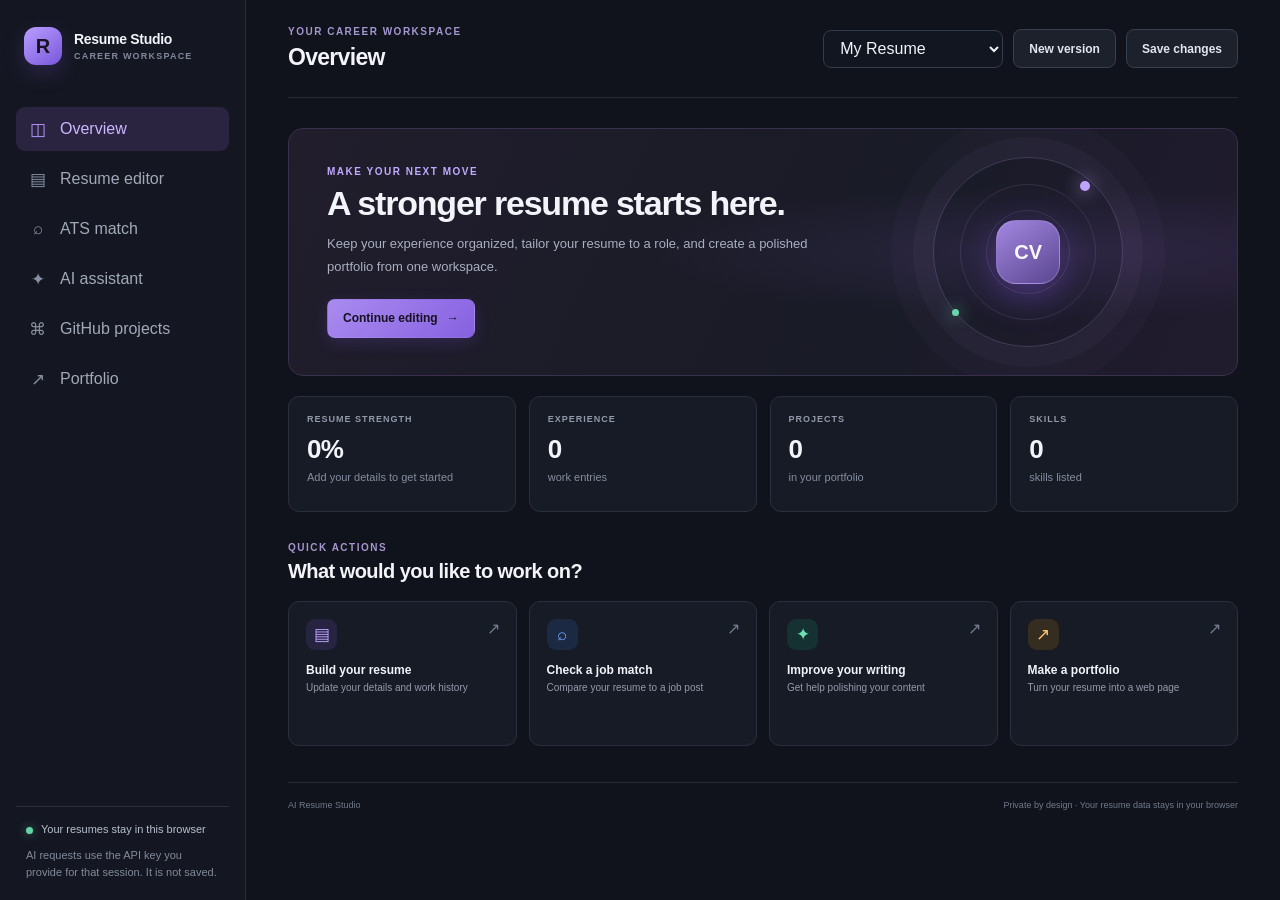
<file: index.html>
<!doctype html>
<html lang="en">
  <head>
    <meta charset="utf-8">
    <meta name="viewport" content="width=device-width, initial-scale=1">
    <meta name="theme-color" content="#10131b">
    <meta name="description" content="Build, refine, and analyze your resume with AI Resume Studio.">
    <title>AI Resume Studio</title>
    <link rel="stylesheet" href="/styles.css">
    <script src="/app.js" defer></script>
  </head>
  <body>
    <div class="app-shell">
      <aside class="sidebar">
        <a class="brand" href="#dashboard" aria-label="AI Resume Studio home">
          <span class="brand-mark">R</span>
          <span><strong>Resume Studio</strong><small>CAREER WORKSPACE</small></span>
        </a>
        <nav class="navigation" aria-label="Main navigation">
          <button class="nav-link active" data-view="dashboard"><span>◫</span> Overview</button>
          <button class="nav-link" data-view="editor"><span>▤</span> Resume editor</button>
          <button class="nav-link" data-view="matcher"><span>⌕</span> ATS match</button>
          <button class="nav-link" data-view="assistant"><span>✦</span> AI assistant</button>
          <button class="nav-link" data-view="github"><span>⌘</span> GitHub projects</button>
          <button class="nav-link" data-view="portfolio"><span>↗</span> Portfolio</button>
        </nav>
        <div class="sidebar-bottom">
          <div class="privacy-note"><span class="status-dot"></span><span>Your resumes stay in this browser</span></div>
          <p>AI requests use the API key you provide for that session. It is not saved.</p>
        </div>
      </aside>

      <main class="main-content">
        <header class="topbar">
          <div>
            <p class="eyebrow" id="section-eyebrow">YOUR CAREER WORKSPACE</p>
            <h1 id="page-title">Overview</h1>
          </div>
          <div class="topbar-actions">
            <label class="sr-only" for="resume-picker">Active resume</label>
            <select id="resume-picker" class="select-control"></select>
            <button class="button button-secondary" id="new-version-button" type="button">New version</button>
            <button class="button button-secondary" id="save-button" type="button">Save changes</button>
          </div>
        </header>

        <div id="toast" class="toast" role="status" aria-live="polite"></div>
        <input id="import-file" class="sr-only" type="file" accept="application/json,.json">
        <dialog id="preview-dialog" class="preview-dialog">
          <div class="preview-dialog-header"><strong>Preview</strong><button class="button button-secondary" id="preview-close" type="button">Close</button></div>
          <iframe id="preview-frame" title="Resume or portfolio preview" sandbox="allow-scripts allow-popups allow-popups-to-escape-sandbox"></iframe>
        </dialog>

        <section class="view active" id="view-dashboard">
          <div class="hero-card">
            <div class="hero-copy">
              <p class="eyebrow">MAKE YOUR NEXT MOVE</p>
              <h2>A stronger resume starts here.</h2>
              <p>Keep your experience organized, tailor your resume to a role, and create a polished portfolio from one workspace.</p>
              <button class="button button-primary" type="button" data-go="editor">Continue editing <span>→</span></button>
            </div>
            <div class="hero-orbit" aria-hidden="true"><div class="orbit-core">CV</div><i></i><b></b></div>
          </div>

          <div class="stat-grid">
            <article class="stat-card"><span class="stat-label">RESUME STRENGTH</span><strong id="dash-score">0%</strong><span class="stat-foot" id="dash-score-note">Add your details to get started</span></article>
            <article class="stat-card"><span class="stat-label">EXPERIENCE</span><strong id="dash-experience">0</strong><span class="stat-foot">work entries</span></article>
            <article class="stat-card"><span class="stat-label">PROJECTS</span><strong id="dash-projects">0</strong><span class="stat-foot">in your portfolio</span></article>
            <article class="stat-card"><span class="stat-label">SKILLS</span><strong id="dash-skills">0</strong><span class="stat-foot">skills listed</span></article>
          </div>

          <div class="section-heading"><div><p class="eyebrow">QUICK ACTIONS</p><h2>What would you like to work on?</h2></div></div>
          <div class="action-grid">
            <button class="action-card" data-go="editor"><span class="action-icon violet">▤</span><strong>Build your resume</strong><small>Update your details and work history</small><span class="action-arrow">↗</span></button>
            <button class="action-card" data-go="matcher"><span class="action-icon blue">⌕</span><strong>Check a job match</strong><small>Compare your resume to a job post</small><span class="action-arrow">↗</span></button>
            <button class="action-card" data-go="assistant"><span class="action-icon green">✦</span><strong>Improve your writing</strong><small>Get help polishing your content</small><span class="action-arrow">↗</span></button>
            <button class="action-card" data-go="portfolio"><span class="action-icon orange">↗</span><strong>Make a portfolio</strong><small>Turn your resume into a web page</small><span class="action-arrow">↗</span></button>
          </div>
        </section>

        <section class="view" id="view-editor">
          <div class="section-heading editor-heading">
            <div><p class="eyebrow">RESUME BUILDER</p><h2>Tell your story clearly.</h2><p class="muted">Changes save in this browser. Export a JSON backup to move your resume to another device.</p></div>
            <div class="button-row">
              <button class="button button-secondary" id="import-button" type="button">Import JSON</button>
              <button class="button button-secondary" id="export-button" type="button">Export JSON</button>
              <button class="button button-primary" id="preview-button" type="button">Preview &amp; print</button>
            </div>
          </div>
          <form id="resume-form" autocomplete="on">
            <div class="form-section">
              <div class="form-section-title"><span class="section-number">01</span><div><h3>Personal details</h3><p>Make it easy for employers to reach you.</p></div></div>
              <div id="personal-fields" class="form-grid"></div>
            </div>
            <div class="form-section">
              <div class="form-section-title"><span class="section-number">02</span><div><h3>Professional summary</h3><p>Summarize your experience and the value you bring.</p></div></div>
              <label class="field full-width"><span>Summary</span><textarea name="summary" rows="4" placeholder="A concise introduction to your experience, strengths, and goals"></textarea></label>
            </div>
            <div class="form-section">
              <div class="form-section-title"><span class="section-number">03</span><div><h3>Work experience</h3><p>Focus on the results and impact of your work.</p></div></div>
              <div id="experience-list" class="entry-list"></div>
              <button class="button button-add" data-add="experiences" type="button">＋ Add experience</button>
            </div>
            <div class="form-section">
              <div class="form-section-title"><span class="section-number">04</span><div><h3>Projects</h3><p>Showcase relevant work and what you contributed.</p></div></div>
              <div id="project-list" class="entry-list"></div>
              <button class="button button-add" data-add="projects" type="button">＋ Add project</button>
            </div>
            <div class="form-section">
              <div class="form-section-title"><span class="section-number">05</span><div><h3>Education</h3><p>Add your degrees, training, and relevant credentials.</p></div></div>
              <div id="education-list" class="entry-list"></div>
              <button class="button button-add" data-add="education" type="button">＋ Add education</button>
            </div>
            <div class="form-section">
              <div class="form-section-title"><span class="section-number">06</span><div><h3>Skills</h3><p>Separate each skill with a comma.</p></div></div>
              <label class="field full-width"><span>Skills</span><textarea name="skills" rows="3" placeholder="Python, Project management, SQL"></textarea></label>
            </div>
          </form>
        </section>

        <section class="view" id="view-matcher">
          <div class="section-heading"><div><p class="eyebrow">ATS &amp; JOB MATCHER</p><h2>Tailor your resume to the role.</h2><p class="muted">Your resume is analyzed locally in your browser and is not uploaded.</p></div></div>
          <div class="two-column">
            <article class="panel">
              <h3>Resume strength</h3><p class="muted">A checklist-based estimate, not a guarantee of how an employer's ATS will score your resume.</p>
              <div class="score-wrap"><div class="score-ring" id="score-ring"><strong id="ats-score">0</strong><span>out of 100</span></div><div><strong id="ats-grade">Start with the basics</strong><p id="ats-summary" class="muted">Add contact details, work history, projects, and skills.</p></div></div>
              <h4>Suggestions</h4><ul class="suggestion-list" id="ats-suggestions"></ul>
            </article>
            <article class="panel">
              <h3>Match a job description</h3><p class="muted">Paste a job post to find overlapping and missing keywords.</p>
              <label class="field"><span>Job description</span><textarea id="job-description" rows="12" placeholder="Paste the job requirements here..."></textarea></label>
              <button class="button button-primary" id="match-button" type="button">Analyze job match</button>
              <div id="match-results" class="match-results" aria-live="polite"></div>
            </article>
          </div>
        </section>

        <section class="view" id="view-assistant">
          <div class="section-heading"><div><p class="eyebrow">AI WRITING ASSISTANT</p><h2>Make every word count.</h2><p class="muted">Use your own API key. It is sent only with your request and is not stored by this site.</p></div></div>
          <div class="two-column assistant-layout">
            <article class="panel">
              <div class="panel-header"><div><h3>Ask your career assistant</h3><p class="muted">Share a prompt, or start with one of the suggestions.</p></div><span class="ai-badge">✦ AI</span></div>
              <div class="quick-prompts">
                <button class="chip" data-prompt="Rewrite my professional summary to be concise and specific.">Rewrite my summary</button>
                <button class="chip" data-prompt="Improve the selected experience bullets. Keep the facts, make the impact clearer, and do not invent metrics.">Improve experience bullets</button>
                <button class="chip" data-prompt="Suggest interview questions based on my experience and projects.">Practice interview questions</button>
              </div>
              <label class="field"><span>Your request</span><textarea id="ai-prompt" rows="6" placeholder="For example: Make my summary more concise and tailored for a product analyst role."></textarea></label>
              <div class="form-grid ai-settings">
                <label class="field"><span>Provider</span><select id="ai-provider"><option value="openai">OpenAI</option><option value="gemini">Google Gemini</option></select></label>
                <label class="field"><span>API key (session only)</span><input id="ai-key" type="password" autocomplete="off" placeholder="Enter your API key"></label>
              </div>
              <button class="button button-primary" id="ai-send" type="button">Generate response <span>→</span></button>
            </article>
            <article class="panel response-panel"><div class="panel-header"><div><h3>Assistant response</h3><p class="muted">Review suggestions before adding them to your resume.</p></div></div><div id="ai-response" class="ai-response"><span class="response-spark">✦</span><p>Your response will appear here.</p></div></article>
          </div>
        </section>

        <section class="view" id="view-github">
          <div class="section-heading"><div><p class="eyebrow">PROJECT IMPORTER</p><h2>Bring your work into focus.</h2><p class="muted">Look up public GitHub repositories and add selected projects to your resume.</p></div></div>
          <article class="panel github-panel">
            <form id="github-form" class="github-search"><label class="field"><span>GitHub username</span><input id="github-username" placeholder="octocat" required></label><button class="button button-primary" type="submit">Find repositories <span>→</span></button></form>
            <div id="github-results" class="repo-list" aria-live="polite"><div class="empty-state">Search for a GitHub username to see public repositories.</div></div>
            <div class="button-row"><button class="button button-secondary" id="import-repos" type="button" disabled>Add selected to resume</button></div>
          </article>
        </section>

        <section class="view" id="view-portfolio">
          <div class="section-heading"><div><p class="eyebrow">PORTFOLIO GENERATOR</p><h2>Put your work on the web.</h2><p class="muted">Generate a self-contained portfolio page you can download and host anywhere.</p></div></div>
          <div class="two-column">
            <article class="panel">
              <h3>Choose a style</h3><p class="muted">Your page is generated in your browser. No resume data is uploaded.</p>
              <label class="field"><span>Portfolio style</span><select id="portfolio-style"><option value="modern">Modern</option><option value="classic">Classic</option><option value="creative">Creative</option></select></label>
              <div class="portfolio-checklist"><span>✓ Contact details and links</span><span>✓ Experience and projects</span><span>✓ Responsive single-page layout</span></div>
              <div class="button-row"><button class="button button-secondary" id="portfolio-preview" type="button">Open preview</button><button class="button button-primary" id="portfolio-download" type="button">Download HTML</button></div>
            </article>
            <article class="portfolio-preview-card"><div class="preview-window"><div class="preview-bar"><i></i><i></i><i></i><span>portfolio-preview.html</span></div><div class="preview-content"><span class="preview-label">PERSONAL PORTFOLIO</span><strong id="portfolio-name">Your Name</strong><span id="portfolio-title">Your professional title</span><div class="preview-lines"><i></i><i></i><i></i></div><div class="preview-pills"><i></i><i></i><i></i></div></div></div></article>
          </div>
        </section>

        <footer class="app-footer"><span>AI Resume Studio</span><span>Private by design · Your resume data stays in your browser</span></footer>
      </main>
    </div>
  </body>
</html>
</file>
<file: styles.css>
:root {
  color-scheme: dark;
  --page: #10131b;
  --panel: #171b25;
  --panel-raised: #1d2230;
  --border: #292f3e;
  --text: #f2f4fa;
  --muted: #939bad;
  --accent: #a78bfa;
  --accent-strong: #8b5cf6;
  --green: #64d6a5;
  --red: #fb7185;
  font-family: "Segoe UI", "Helvetica Neue", sans-serif;
}

* { box-sizing: border-box; }
body { margin: 0; min-width: 320px; background: var(--page); color: var(--text); }
button, input, textarea, select { font: inherit; }
button { color: inherit; }
.app-shell { min-height: 100vh; }
.sidebar { position: fixed; inset: 0 auto 0 0; display: flex; flex-direction: column; width: 246px; padding: 27px 16px 18px; background: #141721; border-right: 1px solid #252a37; z-index: 3; }
.brand { display: flex; align-items: center; gap: 12px; margin: 0 8px 42px; color: var(--text); text-decoration: none; }
.brand-mark { display: grid; width: 38px; height: 38px; place-items: center; border-radius: 12px; background: linear-gradient(140deg, #ba9eff, #7757db); color: #171322; font: 800 20px "Segoe UI", sans-serif; box-shadow: 0 8px 22px #8b5cf633; }
.brand strong, .brand small { display: block; }
.brand strong { font: 700 14px "Segoe UI", sans-serif; letter-spacing: -.3px; }
.brand small { margin-top: 4px; color: #80889b; font-size: 9px; font-weight: 700; letter-spacing: 1.2px; }
.navigation { display: grid; gap: 6px; }
.nav-link { display: flex; align-items: center; gap: 14px; min-height: 44px; padding: 0 13px; border: 0; border-radius: 9px; background: transparent; color: #a1a8b8; text-align: left; cursor: pointer; transition: .18s ease; }
.nav-link span { width: 17px; color: #868fa3; font-size: 17px; text-align: center; }
.nav-link:hover { background: #202432; color: var(--text); }
.nav-link.active { background: #2b2441; color: #c9b8ff; }
.nav-link.active span { color: #b69aff; }
.sidebar-bottom { margin-top: auto; padding: 14px 10px 0; border-top: 1px solid #292e3a; color: #818a9c; font-size: 11px; line-height: 1.6; }
.sidebar-bottom p { margin: 8px 0 0; }
.privacy-note { display: flex; align-items: center; gap: 8px; color: #b7c1d0; }
.status-dot { width: 7px; height: 7px; border-radius: 50%; background: var(--green); box-shadow: 0 0 10px #64d6a580; }
.main-content { max-width: 1600px; min-height: 100vh; margin-left: 246px; padding: 0 42px; }
.topbar { display: flex; align-items: center; justify-content: space-between; min-height: 98px; border-bottom: 1px solid #252a37; }
.eyebrow { margin: 0 0 7px; color: #a496cf; font-size: 10px; font-weight: 700; letter-spacing: 1.5px; }
h1, h2, h3, h4, p { margin-top: 0; }
h1, h2, h3 { font-family: "Segoe UI", sans-serif; }
h1 { margin: 0; font-size: 23px; letter-spacing: -.7px; }
.topbar-actions, .button-row { display: flex; align-items: center; gap: 10px; }
.select-control, .field input, .field textarea, .field select { width: 100%; border: 1px solid #343b4b; border-radius: 8px; outline: none; background: #121620; color: var(--text); transition: border-color .16s ease, box-shadow .16s ease; }
.select-control { width: 180px; min-height: 38px; padding: 0 12px; }
.select-control:focus, .field input:focus, .field textarea:focus, .field select:focus { border-color: #9c7bea; box-shadow: 0 0 0 3px #a78bfa1b; }
.button { display: inline-flex; align-items: center; justify-content: center; gap: 9px; min-height: 39px; padding: 0 15px; border: 1px solid transparent; border-radius: 8px; font-size: 12px; font-weight: 700; cursor: pointer; transition: transform .16s ease, background .16s ease, border-color .16s ease; }
.button:hover { transform: translateY(-1px); }
.button:disabled { opacity: .46; cursor: not-allowed; transform: none; }
.button-primary { background: linear-gradient(135deg, #a98bef, #8761e1); color: #161120; box-shadow: 0 5px 15px #8b5cf62b; }
.button-primary:hover { background: #b69bfa; }
.button-secondary { border-color: #373e4e; background: #1c212c; color: #e2e5ed; }
.button-secondary:hover { background: #252b39; }
.button-add { min-height: 35px; border-color: #37324b; background: #201c2b; color: #c0aaff; }
.view { display: none; padding: 30px 0 36px; animation: appear .2s ease-out; }
.view.active { display: block; }
@keyframes appear { from { opacity: .4; transform: translateY(3px); } to { opacity: 1; transform: none; } }
.hero-card { position: relative; display: flex; align-items: center; min-height: 248px; overflow: hidden; padding: 32px 38px; border: 1px solid #39304d; border-radius: 15px; background: radial-gradient(ellipse at 82% 50%, #57438247, transparent 38%), linear-gradient(115deg, #211d2c, #191b27 62%, #211b2e); }
.hero-copy { position: relative; z-index: 1; max-width: 535px; }
.hero-copy h2 { margin: 0 0 10px; font-size: clamp(24px, 3vw, 34px); letter-spacing: -1.2px; }
.hero-copy > p:not(.eyebrow) { max-width: 485px; margin-bottom: 21px; color: #a9afbf; font-size: 13px; line-height: 1.7; }
.hero-copy .eyebrow { color: #c0aaff; }
.hero-orbit { position: absolute; top: 50%; right: 12%; width: 190px; height: 190px; transform: translateY(-50%); border: 1px solid #c9adff38; border-radius: 50%; box-shadow: 0 0 0 20px #c9adff08, 0 0 0 42px #c9adff06; }
.hero-orbit::before, .hero-orbit::after { position: absolute; content: ""; border: 1px solid #c9adff22; border-radius: 50%; inset: 26px; }
.hero-orbit::after { inset: 52px; }
.orbit-core { position: absolute; inset: 0; display: grid; width: 64px; height: 64px; margin: auto; place-items: center; border: 1px solid #c9adff61; border-radius: 20px; background: linear-gradient(145deg, #a487e1, #59468f); color: #faf8ff; font: 800 20px "Segoe UI", sans-serif; box-shadow: 0 12px 35px #8b5cf65c; }
.hero-orbit i, .hero-orbit b { position: absolute; width: 10px; height: 10px; border-radius: 50%; background: #bda5ff; box-shadow: 0 0 18px #bda5ff; }
.hero-orbit i { top: 23px; right: 32px; }
.hero-orbit b { bottom: 30px; left: 18px; width: 7px; height: 7px; background: #69d7ad; box-shadow: 0 0 15px #69d7ad; }
.stat-grid { display: grid; grid-template-columns: repeat(4, minmax(0, 1fr)); gap: 13px; margin: 20px 0 30px; }
.stat-card { min-height: 116px; padding: 17px 18px; border: 1px solid var(--border); border-radius: 11px; background: var(--panel); }
.stat-label { display: block; color: #9199aa; font-size: 9px; font-weight: 700; letter-spacing: 1px; }
.stat-card strong { display: block; margin: 10px 0 2px; font: 800 26px "Segoe UI", sans-serif; letter-spacing: -.8px; }
.stat-foot { color: #858da0; font-size: 11px; }
.section-heading { display: flex; align-items: flex-end; justify-content: space-between; gap: 18px; margin-bottom: 18px; }
.section-heading h2 { margin: 0; font-size: 20px; letter-spacing: -.55px; }
.section-heading .muted { max-width: 700px; margin: 8px 0 0; }
.action-grid { display: grid; grid-template-columns: repeat(4, minmax(0, 1fr)); gap: 12px; }
.action-card { position: relative; display: flex; flex-direction: column; align-items: flex-start; min-height: 145px; padding: 17px; border: 1px solid var(--border); border-radius: 11px; background: var(--panel); text-align: left; cursor: pointer; transition: .18s ease; }
.action-card:hover { border-color: #625180; background: #1c202c; transform: translateY(-2px); }
.action-icon { display: grid; width: 31px; height: 31px; margin-bottom: 13px; place-items: center; border-radius: 9px; font-size: 17px; }
.action-icon.violet { background: #8b5cf624; color: #bca3ff; }
.action-icon.blue { background: #3b82f624; color: #77a8ff; }
.action-icon.green { background: #10b98124; color: #6de0b0; }
.action-icon.orange { background: #f59e0b24; color: #ffc571; }
.action-card strong { margin-bottom: 5px; font-size: 12px; }
.action-card small { color: #939bad; font-size: 10px; }
.action-arrow { position: absolute; top: 17px; right: 16px; color: #737c90; }
.muted { color: var(--muted); font-size: 12px; line-height: 1.6; }
.editor-heading { align-items: flex-start; margin-bottom: 24px; }
.editor-heading .button-row { flex-wrap: wrap; justify-content: flex-end; }
.form-section, .panel { padding: 21px; border: 1px solid var(--border); border-radius: 11px; background: var(--panel); }
.form-section { margin-bottom: 14px; }
.form-section-title { display: flex; align-items: flex-start; gap: 13px; margin-bottom: 20px; }
.section-number { display: grid; width: 30px; height: 30px; flex: 0 0 auto; place-items: center; border: 1px solid #51436d; border-radius: 8px; background: #a78bfa14; color: #c2abff; font-size: 10px; font-weight: 700; }
.form-section-title h3 { margin: 1px 0 4px; font-size: 14px; }
.form-section-title p { margin: 0; color: #929aab; font-size: 11px; }
.form-grid { display: grid; grid-template-columns: repeat(2, minmax(0, 1fr)); gap: 13px; }
.field { display: flex; flex-direction: column; gap: 7px; min-width: 0; margin-bottom: 13px; }
.field > span { color: #bac1d0; font-size: 11px; font-weight: 600; }
.field input, .field select { height: 39px; padding: 0 11px; font-size: 12px; }
.field textarea { min-height: 82px; padding: 11px; resize: vertical; font-size: 12px; line-height: 1.6; }
.field textarea::placeholder, .field input::placeholder { color: #616a7a; }
.full-width { grid-column: 1 / -1; }
.entry-list { display: grid; gap: 11px; margin-bottom: 12px; }
.entry-card { padding: 15px; border: 1px solid #303747; border-radius: 9px; background: #141821; }
.entry-card-head { display: flex; align-items: center; justify-content: space-between; margin-bottom: 12px; color: #d7dbea; font-size: 11px; font-weight: 700; }
.remove-entry { border: 0; background: transparent; color: #e98a9c; font-size: 11px; cursor: pointer; }
.entry-fields { display: grid; grid-template-columns: repeat(2, minmax(0, 1fr)); gap: 0 12px; }
.score-wrap { display: flex; align-items: center; gap: 18px; margin: 24px 0; padding: 16px; border-radius: 10px; background: #121620; }
.score-ring { display: flex; width: 82px; height: 82px; flex: 0 0 auto; flex-direction: column; align-items: center; justify-content: center; border: 5px solid #7960ac; border-radius: 50%; }
.score-ring strong { font: 800 22px "Segoe UI", sans-serif; }
.score-ring span { color: #969eb0; font-size: 8px; }
.score-wrap > div:last-child strong { font: 700 12px "Segoe UI", sans-serif; }
.score-wrap .muted { margin: 5px 0 0; font-size: 10px; }
.panel h3 { margin: 0 0 7px; font-size: 15px; }
.panel h4 { margin: 20px 0 10px; font-size: 12px; }
.suggestion-list { display: grid; gap: 8px; margin: 0; padding: 0; list-style: none; }
.suggestion-list li { position: relative; padding-left: 17px; color: #b5bdcc; font-size: 11px; line-height: 1.5; }
.suggestion-list li::before { position: absolute; left: 0; color: #c4aaff; content: "•"; }
.two-column { display: grid; grid-template-columns: repeat(2, minmax(0, 1fr)); align-items: start; gap: 14px; }
.match-results { margin-top: 18px; }
.match-score { display: flex; align-items: baseline; gap: 8px; margin: 14px 0; color: #bda6ff; font: 800 27px "Segoe UI", sans-serif; }
.match-score span { color: #9098aa; font: 500 11px "Segoe UI", sans-serif; }
.keyword-list { display: flex; flex-wrap: wrap; gap: 6px; margin: 9px 0 15px; }
.keyword { padding: 5px 8px; border: 1px solid #3a4150; border-radius: 20px; color: #cbd1dd; font-size: 10px; }
.keyword.missing { border-color: #754856; background: #4a2732; color: #ffb6c1; }
.panel-header { display: flex; align-items: flex-start; justify-content: space-between; gap: 12px; }
.panel-header h3 { margin-bottom: 5px; }
.panel-header .muted { margin-bottom: 15px; }
.ai-badge { padding: 6px 9px; border: 1px solid #4d4068; border-radius: 20px; background: #a78bfa13; color: #c7b3ff; font-size: 10px; }
.quick-prompts { display: flex; flex-wrap: wrap; gap: 7px; margin: 5px 0 16px; }
.chip { padding: 7px 9px; border: 1px solid #353b4a; border-radius: 20px; background: #1b202b; color: #b9c0ce; font-size: 10px; cursor: pointer; }
.chip:hover { border-color: #7862aa; color: #d6c9ff; }
.ai-settings { gap: 0 10px; }
.ai-response { min-height: 280px; overflow-wrap: anywhere; padding: 18px; border: 1px solid #2d3341; border-radius: 9px; background: #121620; color: #c2c8d5; font-size: 12px; line-height: 1.7; white-space: pre-wrap; }
.ai-response .response-spark { display: block; margin-bottom: 10px; color: #c0a4ff; font-size: 20px; }
.ai-response p { margin: 0; }
.github-search { display: flex; align-items: flex-end; gap: 10px; }
.github-search .field { flex: 1; margin: 0; }
.repo-list { display: grid; gap: 9px; margin: 20px 0; }
.repo-card { display: flex; align-items: flex-start; gap: 11px; padding: 14px; border: 1px solid #303747; border-radius: 9px; background: #141821; }
.repo-card input { margin-top: 4px; accent-color: #a78bfa; }
.repo-card-content { min-width: 0; flex: 1; }
.repo-card-content strong { color: #e1d8ff; font-size: 12px; }
.repo-card-content p { margin: 5px 0; color: #9ca5b5; font-size: 11px; line-height: 1.5; }
.repo-meta { display: flex; flex-wrap: wrap; gap: 11px; color: #7f899b; font-size: 9px; }
.empty-state { padding: 30px 15px; border: 1px dashed #353c4c; border-radius: 9px; color: #8790a1; font-size: 12px; text-align: center; }
.portfolio-checklist { display: grid; gap: 10px; margin: 22px 0 26px; color: #b3bdcc; font-size: 11px; }
.portfolio-checklist span::first-letter { color: var(--green); }
.portfolio-preview-card { display: grid; min-height: 300px; padding: 16px; place-items: center; border: 1px solid var(--border); border-radius: 11px; background: radial-gradient(ellipse at center, #272139, #171b25 72%); }
.preview-window { width: min(100%, 340px); overflow: hidden; border: 1px solid #4a415c; border-radius: 9px; background: #f7f6fb; box-shadow: 0 20px 45px #05060a77; transform: rotate(-1.5deg); }
.preview-bar { display: flex; align-items: center; gap: 5px; height: 25px; padding: 0 9px; background: #e8e7ed; }
.preview-bar i { width: 6px; height: 6px; border-radius: 50%; background: #a1a1ad; }
.preview-bar span { margin-left: auto; color: #81818b; font-size: 8px; }
.preview-content { display: flex; flex-direction: column; min-height: 235px; padding: 28px 25px; color: #222432; }
.preview-label { color: #8160c0; font-size: 7px; font-weight: 700; letter-spacing: 1.5px; }
.preview-content strong { margin-top: 10px; font: 800 24px "Segoe UI", sans-serif; }
.preview-content > span:nth-of-type(2) { margin-top: 5px; color: #696c7b; font-size: 10px; }
.preview-lines { display: grid; gap: 5px; margin-top: 24px; }
.preview-lines i { width: 100%; height: 4px; border-radius: 4px; background: #dedee7; }
.preview-lines i:last-child { width: 65%; }
.preview-pills { display: flex; gap: 6px; margin-top: 18px; }
.preview-pills i { width: 42px; height: 12px; border-radius: 8px; background: #e2d9f6; }
.app-footer { display: flex; justify-content: space-between; gap: 15px; padding: 17px 0 24px; border-top: 1px solid #252a37; color: #70798b; font-size: 9px; }
.toast { position: fixed; right: 24px; bottom: 24px; z-index: 5; max-width: min(380px, calc(100vw - 32px)); padding: 12px 16px; border: 1px solid #3e4860; border-radius: 9px; background: #252b39; color: #f2f4fa; font-size: 12px; box-shadow: 0 14px 36px #0007; opacity: 0; pointer-events: none; transform: translateY(8px); transition: .18s ease; }
.toast.visible { opacity: 1; transform: none; }
.toast.error { border-color: #8f4e5e; background: #39232c; }
.preview-dialog { width: min(1000px, calc(100vw - 28px)); height: min(900px, calc(100vh - 28px)); max-width: none; max-height: none; padding: 0; overflow: hidden; border: 1px solid #444b5a; border-radius: 12px; background: #171b25; color: var(--text); box-shadow: 0 25px 90px #000a; }
.preview-dialog::backdrop { background: #05070bbd; backdrop-filter: blur(4px); }
.preview-dialog-header { display: flex; height: 52px; align-items: center; justify-content: space-between; padding: 0 13px 0 18px; border-bottom: 1px solid var(--border); font-size: 12px; }
.preview-dialog iframe { display: block; width: 100%; height: calc(100% - 52px); border: 0; background: white; }
.sr-only { position: absolute; width: 1px; height: 1px; overflow: hidden; clip: rect(0, 0, 0, 0); white-space: nowrap; clip-path: inset(50%); }

@media (max-width: 1100px) {
  .main-content { padding: 0 26px; }
  .sidebar { width: 220px; }
  .main-content { margin-left: 220px; }
  .action-grid { grid-template-columns: repeat(2, minmax(0, 1fr)); }
  .hero-orbit { right: 6%; transform: translateY(-50%) scale(.8); }
}
@media (max-width: 780px) {
  .sidebar { position: sticky; inset: 0 0 auto; width: 100%; height: auto; padding: 11px 14px 8px; border-right: 0; border-bottom: 1px solid #252a37; }
  .brand { margin: 0 4px 10px; }
  .navigation { display: flex; gap: 4px; overflow-x: auto; padding-bottom: 2px; }
  .nav-link { min-width: max-content; min-height: 36px; gap: 7px; padding: 0 10px; font-size: 11px; }
  .nav-link span { font-size: 14px; }
  .sidebar-bottom { display: none; }
  .main-content { margin-left: 0; padding: 0 17px; }
  .topbar { min-height: 80px; gap: 10px; }
  h1 { font-size: 19px; }
  .topbar-actions { gap: 6px; }
  .select-control { width: 130px; }
  .topbar .button { min-height: 35px; padding: 0 10px; font-size: 10px; }
  .hero-card { min-height: 220px; padding: 25px; }
  .hero-orbit { right: -56px; opacity: .5; transform: translateY(-50%) scale(.65); }
  .hero-copy { max-width: 75%; }
  .stat-grid { grid-template-columns: repeat(2, minmax(0, 1fr)); }
  .two-column { grid-template-columns: 1fr; }
  .section-heading { align-items: flex-start; flex-direction: column; }
  .editor-heading .button-row { justify-content: flex-start; }
}
@media (max-width: 480px) {
  .main-content { padding: 0 12px; }
  .topbar { align-items: flex-start; flex-direction: column; justify-content: center; gap: 7px; padding: 12px 0; }
  .topbar-actions { width: 100%; }
  .topbar-actions .select-control { flex: 1; }
  .hero-card { min-height: 230px; padding: 22px 18px; }
  .hero-copy { max-width: 90%; }
  .hero-copy > p:not(.eyebrow) { font-size: 11px; }
  .hero-orbit { right: -100px; opacity: .28; }
  .action-grid { grid-template-columns: 1fr 1fr; gap: 8px; }
  .action-card { min-height: 140px; padding: 13px; }
  .action-card small { line-height: 1.5; }
  .form-section, .panel { padding: 15px; }
  .form-grid, .entry-fields { grid-template-columns: 1fr; }
  .github-search { align-items: stretch; flex-direction: column; }
  .app-footer { flex-direction: column; }
}
</file>
